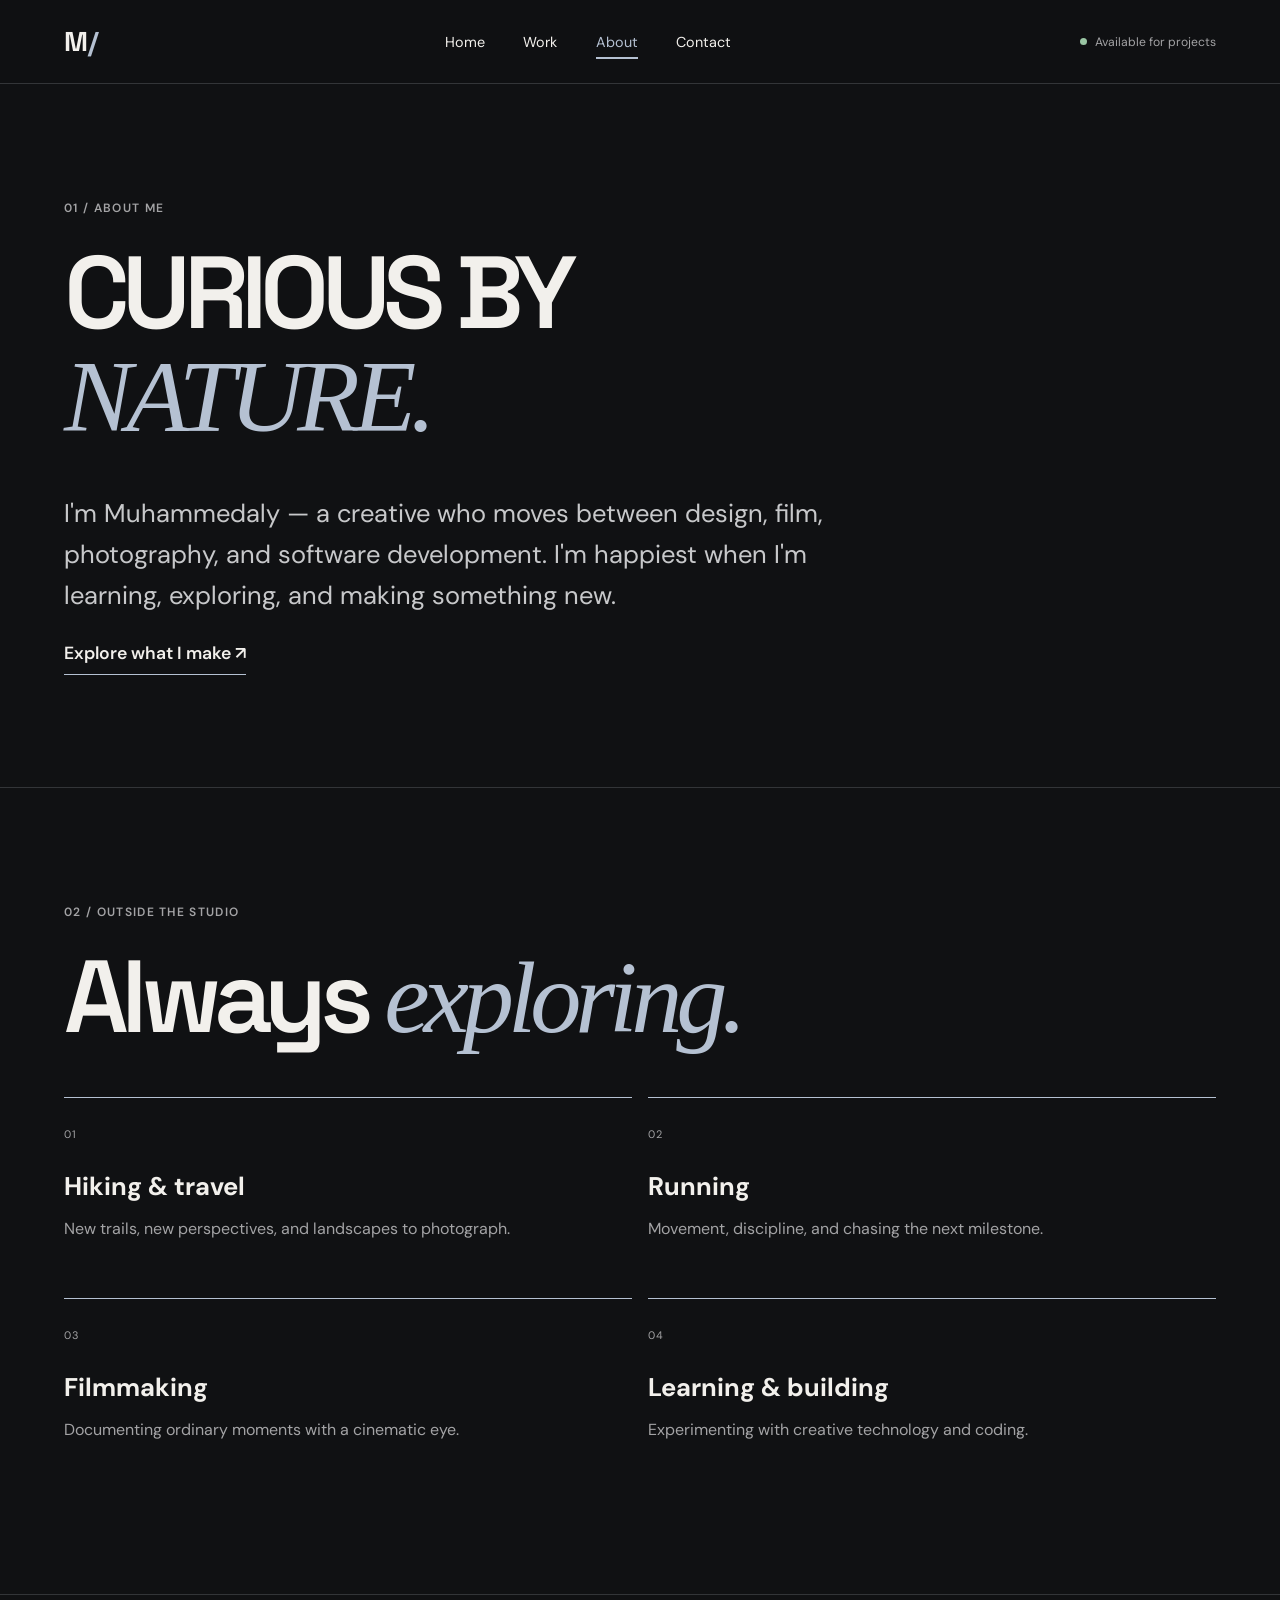
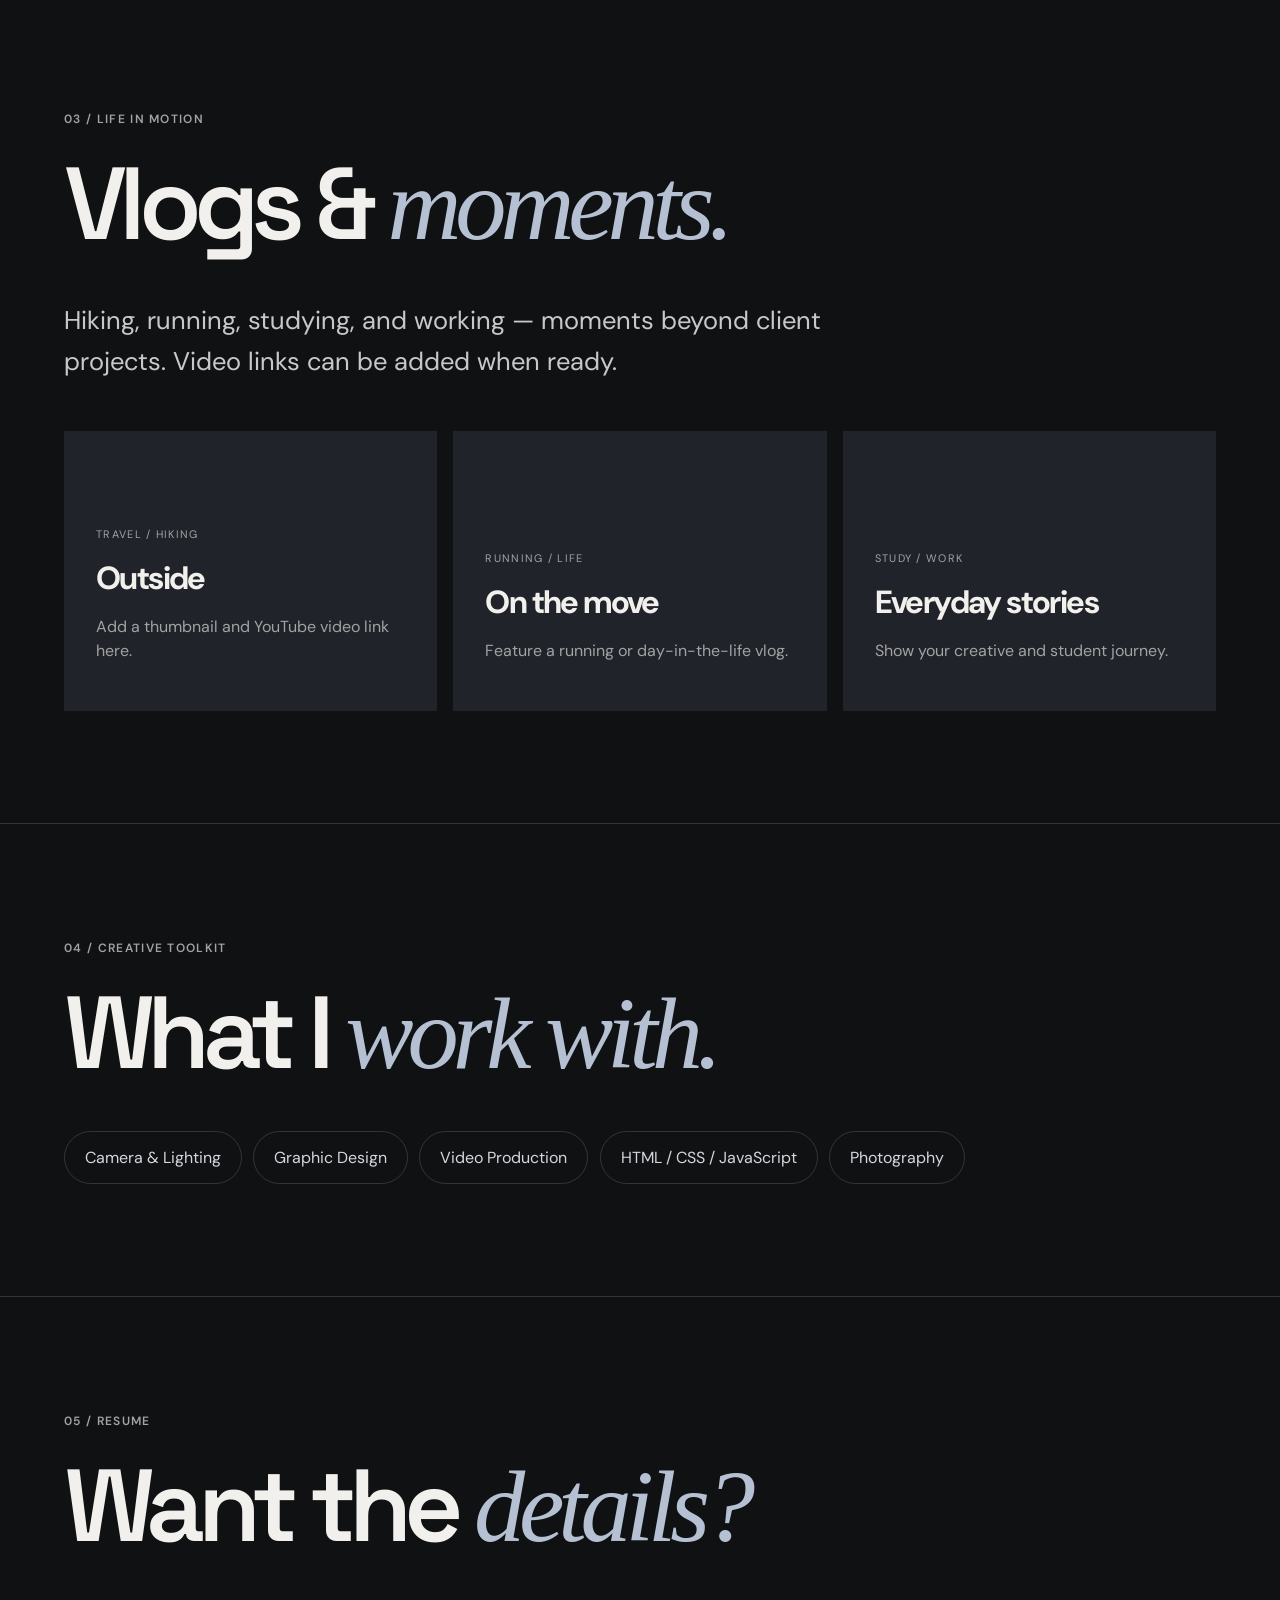
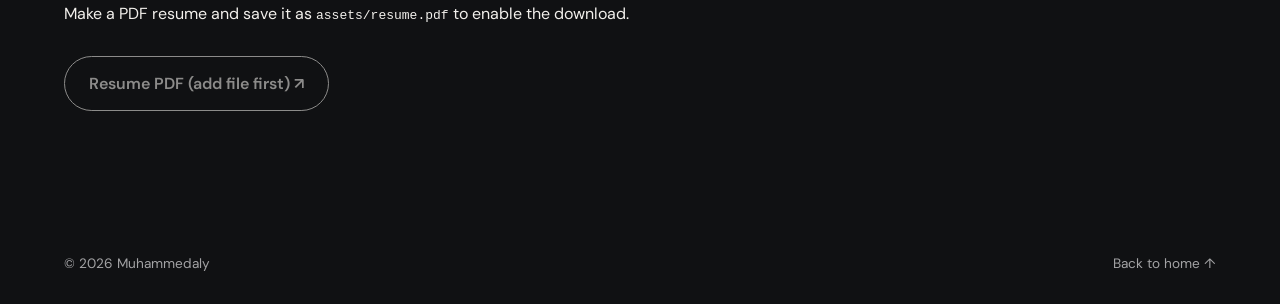
<file: muhammedaly-portfolio-v9-svg-map/about.html>
<!DOCTYPE html>

<html lang="en">
<head>
<meta charset="utf-8"/>
<meta content="width=device-width, initial-scale=1" name="viewport"/>
<meta content="Muhammedaly — independent creative working across design, film, and code. About." name="description"/>
<title>About — Muhammedaly</title>
<link href="style.css" rel="stylesheet"/>
<script defer="" src="script.js"></script>
</head>
<body data-page="about">
<div aria-hidden="true" class="page-wipe"><span>MUHAMMEDALY /</span></div>
<a class="skip-link" href="#main">Skip to content</a>
<header class="site-header">
<a aria-label="Muhammedaly, homepage" class="logo" href="index.html">M<span class="logo-slash">/</span></a>
<nav aria-label="Main navigation">
<a data-page="home" href="index.html">Home</a>
<a data-page="work" href="work.html">Work</a>
<a data-page="about" href="about.html">About</a>
<a data-page="contact" href="contact.html">Contact</a>
</nav>
<span class="availability"><span class="availability-dot"></span> Available for projects</span>
</header>
<main id="main"><section class="section about-top"><span class="eyebrow reveal">01 / About me</span><h1 class="display-heading reveal">CURIOUS BY<br/><em>NATURE.</em></h1><p class="body-large reveal">I'm Muhammedaly — a creative who moves between design, film, photography, and software development. I'm happiest when I'm learning, exploring, and making something new.</p><a class="text-cta reveal" href="work.html">Explore what I make ↗</a></section>
<section class="section about-interests"><span class="eyebrow reveal">02 / Outside the studio</span><h2 class="display-heading reveal">Always <em>exploring.</em></h2><div class="interest-grid"><article class="reveal"><span>01</span><h3>Hiking &amp; travel</h3><p>New trails, new perspectives, and landscapes to photograph.</p></article><article class="reveal"><span>02</span><h3>Running</h3><p>Movement, discipline, and chasing the next milestone.</p></article><article class="reveal"><span>03</span><h3>Filmmaking</h3><p>Documenting ordinary moments with a cinematic eye.</p></article><article class="reveal"><span>04</span><h3>Learning &amp; building</h3><p>Experimenting with creative technology and coding.</p></article></div></section>
<section class="section about-vlogs"><span class="eyebrow reveal">03 / Life in motion</span><h2 class="display-heading reveal">Vlogs &amp; <em>moments.</em></h2><p class="body-large reveal">Hiking, running, studying, and working — moments beyond client projects. Video links can be added when ready.</p><div class="vlog-grid"><article class="vlog-card reveal"><span>TRAVEL / HIKING</span><h3>Outside</h3><p>Add a thumbnail and YouTube video link here.</p></article><article class="vlog-card reveal"><span>RUNNING / LIFE</span><h3>On the move</h3><p>Feature a running or day-in-the-life vlog.</p></article><article class="vlog-card reveal"><span>STUDY / WORK</span><h3>Everyday stories</h3><p>Show your creative and student journey.</p></article></div></section>
<section class="section about-skills"><span class="eyebrow reveal">04 / Creative toolkit</span><h2 class="display-heading reveal">What I <em>work with.</em></h2><div class="skill-list reveal"><span>Camera &amp; Lighting</span><span>Graphic Design</span><span>Video Production</span><span>HTML / CSS / JavaScript</span><span>Photography</span></div></section><section class="section resume-section reveal"><span class="eyebrow">05 / Resume</span><h2 class="display-heading">Want the <em>details?</em></h2><p>Make a PDF resume and save it as <code>assets/resume.pdf</code> to enable the download.</p><a aria-disabled="true" class="pill-cta" data-resume-link="" href="assets/resume.pdf">Resume PDF (add file first) ↗</a></section></main>
<footer class="site-footer"><span>© <span id="year"></span> Muhammedaly</span><a href="index.html">Back to home ↑</a></footer>
</body>
</html>
</file>
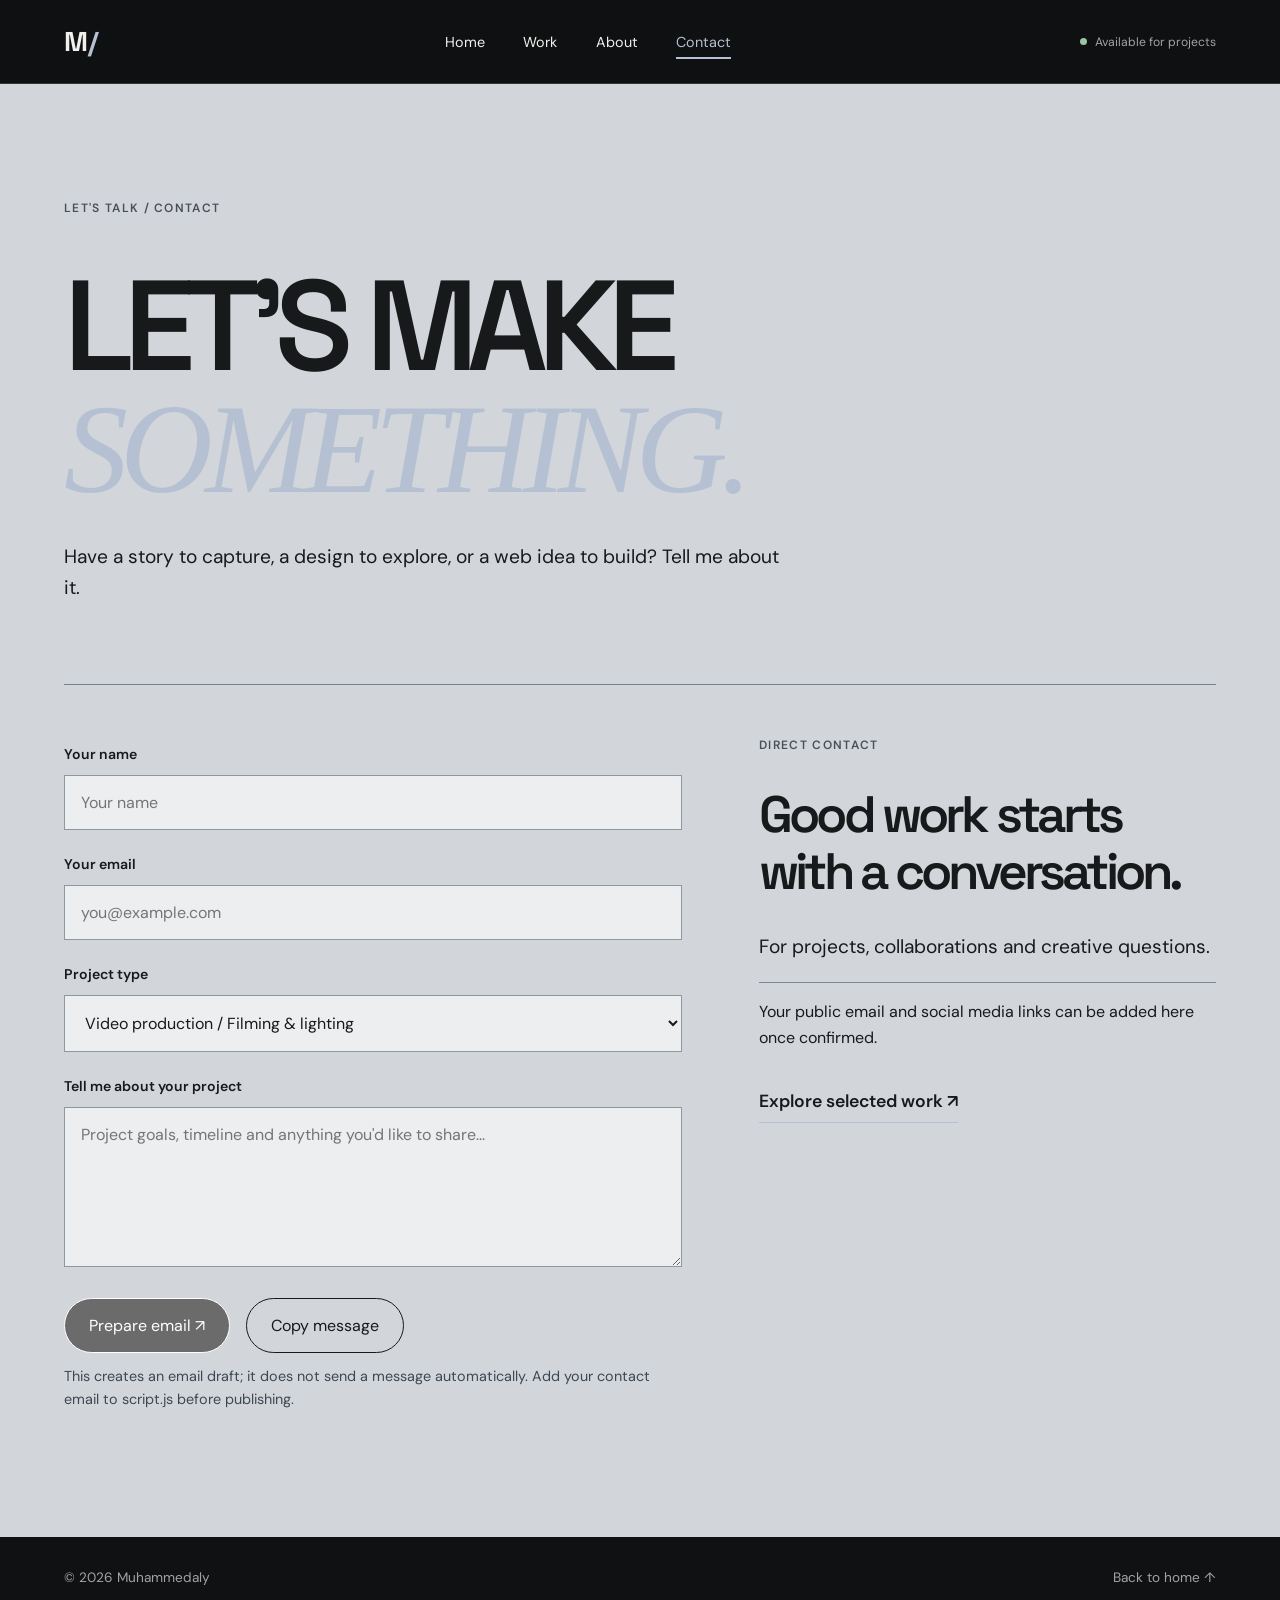
<file: muhammedaly-portfolio-v9-svg-map/contact.html>
<!doctype html>
<html lang="en">
<head>
  <meta charset="UTF-8" />
  <meta name="viewport" content="width=device-width, initial-scale=1" />
  <meta name="description" content="Muhammedaly — independent creative working across design, film, and code. Contact." />
  <title>Contact — Muhammedaly</title>
  <link rel="stylesheet" href="style.css" />
  <script src="script.js" defer></script>
</head>
<body data-page="contact">
  <div class="page-wipe" aria-hidden="true"><span>MUHAMMEDALY /</span></div>
  <a class="skip-link" href="#main">Skip to content</a>
  <header class="site-header">
    <a href="index.html" class="logo" aria-label="Muhammedaly, homepage">M<span class="logo-slash">/</span></a>
    <nav aria-label="Main navigation">
      <a href="index.html" data-page="home">Home</a>
      <a href="work.html" data-page="work">Work</a>
      <a href="about.html" data-page="about">About</a>
      <a href="contact.html" data-page="contact">Contact</a>
    </nav>
    <span class="availability"><span class="availability-dot"></span> Available for projects</span>
  </header>
  <main id="main"><section class="section contact contact-v8" aria-labelledby="contact-title"><span class="eyebrow reveal">LET'S TALK / CONTACT</span><h1 id="contact-title" class="reveal">LET'S MAKE<br><em>SOMETHING.</em></h1><p class="reveal">Have a story to capture, a design to explore, or a web idea to build? Tell me about it.</p><div class="contact-columns"><form id="contact-form" class="inquiry-form reveal"><label for="contact-name">Your name</label><input required id="contact-name" name="name" autocomplete="name" placeholder="Your name"><label for="contact-email">Your email</label><input required id="contact-email" name="email" type="email" autocomplete="email" placeholder="you@example.com"><label for="contact-service">Project type</label><select id="contact-service" name="service"><option>Video production / Filming & lighting</option><option>Graphic design</option><option>Web development</option><option>Other collaboration</option></select><label for="contact-message">Tell me about your project</label><textarea required id="contact-message" name="message" rows="6" placeholder="Project goals, timeline and anything you'd like to share..."></textarea><div class="form-buttons"><button type="submit" class="pill-cta">Prepare email ↗</button><button type="button" class="outline-button" id="copy-inquiry">Copy message</button></div><p id="form-feedback" class="form-feedback" role="status">This creates an email draft; it does not send a message automatically. Add your contact email to script.js before publishing.</p></form><aside class="contact-side reveal"><span class="eyebrow">DIRECT CONTACT</span><h2>Good work starts with a conversation.</h2><p>For projects, collaborations and creative questions.</p><p class="contact-setup">Your public email and social media links can be added here once confirmed.</p><a class="text-cta" href="work.html">Explore selected work ↗</a></aside></div></section></main>
  <footer class="site-footer"><span>© <span id="year"></span> Muhammedaly</span><a href="index.html">Back to home ↑</a></footer>
</body>
</html>
</file>
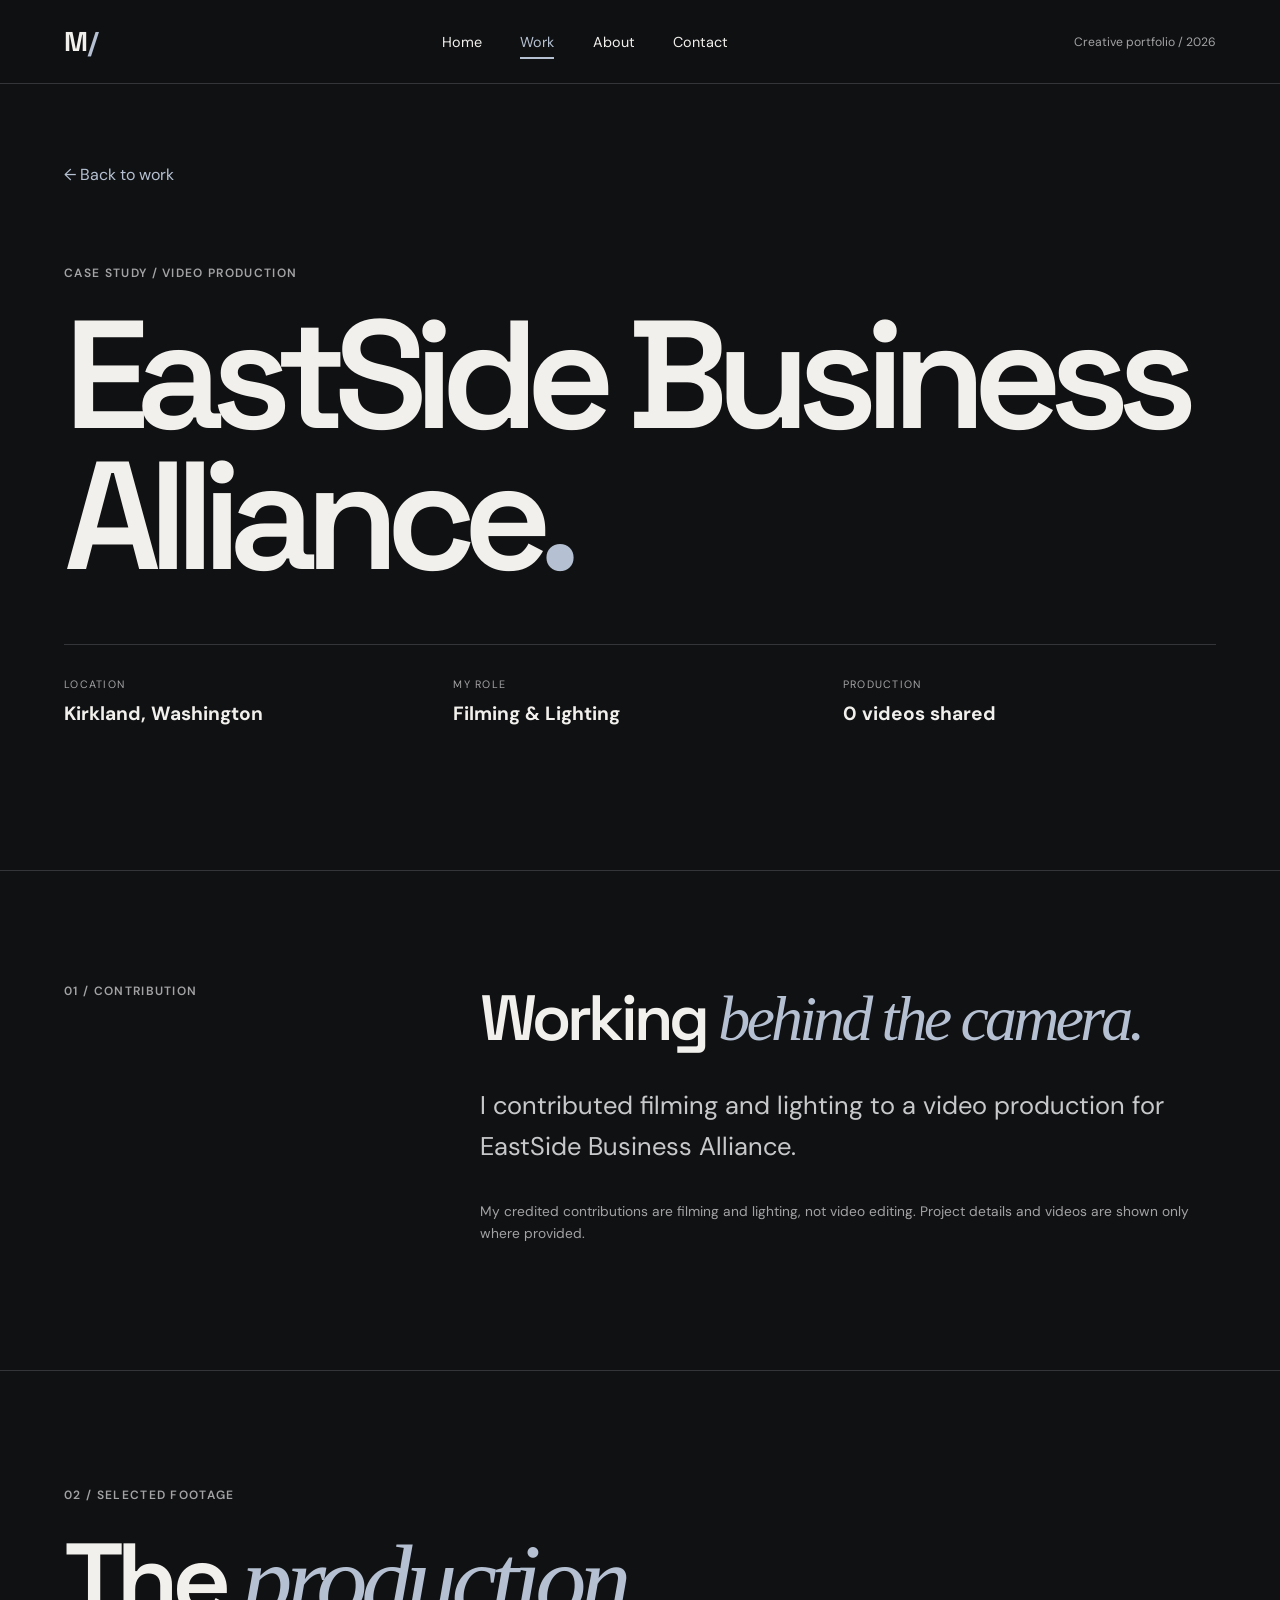
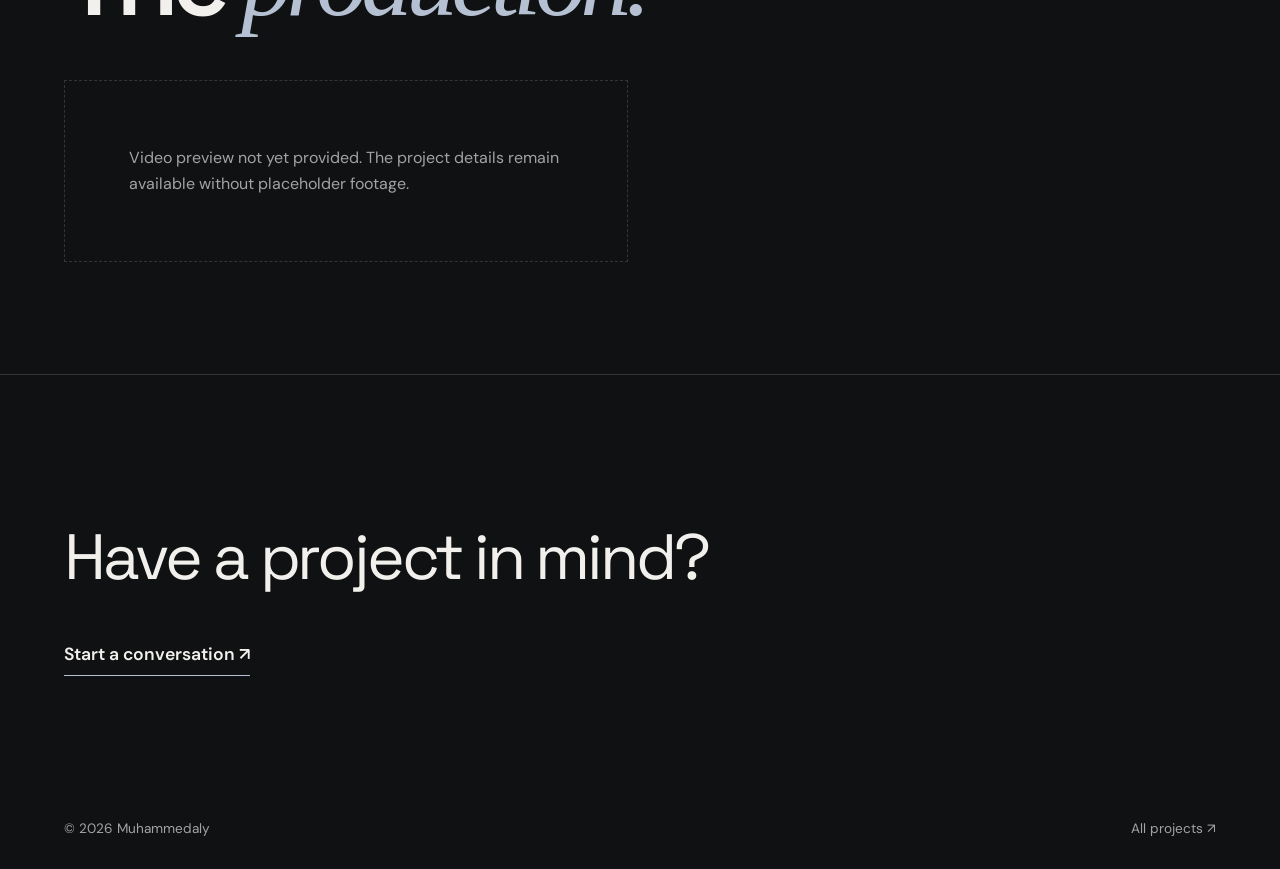
<file: muhammedaly-portfolio-v9-svg-map/eastside-business-alliance.html>
<!doctype html><html lang="en"><head><meta charset="utf-8"><meta name="viewport" content="width=device-width,initial-scale=1"><meta name="description" content="Camera and lighting work for EastSide Business Alliance in Kirkland, Washington."><title>EastSide Business Alliance — Muhammedaly</title><link rel="stylesheet" href="style.css"><script defer src="script.js"></script></head><body data-page="work"><div aria-hidden="true" class="page-wipe"><span>MUHAMMEDALY /</span></div><a class="skip-link" href="#main">Skip to content</a><header class="site-header"><a class="logo" href="index.html" aria-label="Muhammedaly, Home">M<span class="logo-slash">/</span></a><nav aria-label="Main navigation"><a href="index.html" data-page="home">Home</a><a href="work.html" data-page="work">Work</a><a href="about.html" data-page="about">About</a><a href="contact.html" data-page="contact">Contact</a></nav><span class="availability">Creative portfolio / 2026</span></header><main id="main"><section class="section case-hero"><a class="case-back" href="work.html#video">← Back to work</a><span class="eyebrow reveal">CASE STUDY / VIDEO PRODUCTION</span><h1 class="case-title reveal">EastSide Business Alliance<span>.</span></h1><div class="case-details reveal"><div><span>LOCATION</span><strong>Kirkland, Washington</strong></div><div><span>MY ROLE</span><strong>Filming &amp; Lighting</strong></div><div><span>PRODUCTION</span><strong>0 videos shared</strong></div></div></section><section class="section case-description"><span class="eyebrow reveal">01 / Contribution</span><div class="reveal"><h2 class="case-statement">Working <em>behind the camera.</em></h2><p class="body-large">I contributed filming and lighting to a video production for EastSide Business Alliance.</p><p class="case-note">My credited contributions are filming and lighting, not video editing. Project details and videos are shown only where provided.</p></div></section><section class="section case-gallery"><span class="eyebrow reveal">02 / Selected footage</span><h2 class="display-heading reveal">The <em>production.</em></h2><div class="case-videos"><div class="case-video-pending">Video preview not yet provided. The project details remain available without placeholder footage.</div></div></section><section class="section statement reveal"><p>Have a project in mind?</p><a class="text-cta" href="contact.html">Start a conversation ↗</a></section></main><footer class="site-footer"><span>© <span id="year"></span> Muhammedaly</span><a href="work.html">All projects ↗</a></footer></body></html>
</file>
<file: muhammedaly-portfolio-v9-svg-map/style.css>
@import url('https://fonts.googleapis.com/css2?family=DM+Sans:wght@400;500;600;700&family=Space+Grotesk:wght@400;500;600;700&display=swap');
:root { color-scheme: dark; --bg: #101113; --fg: #f2f0ec; --muted:#a3a3a5; --line: #333538; --accent: #b5c1d2; }
* { box-sizing:border-box; }
html { scroll-behavior:smooth; scroll-padding-top:5rem; }
body { margin:0; background:var(--bg); color:var(--fg); font-family:'DM Sans',system-ui,sans-serif; }
a { color:inherit; text-decoration:none; }
a:focus-visible { outline:2px solid var(--accent); outline-offset:6px; }
.skip-link { position:absolute; z-index:20; top:-100px; left:1rem; padding:1rem; background:white; color:black; }
.skip-link:focus { top:1rem; }
.site-header { position:relative; z-index:5; display:flex; align-items:center; justify-content:space-between; gap:1rem; padding:1.5rem 5vw; border-bottom:1px solid var(--line); }
.logo { font-family:'Space Grotesk',sans-serif; font-size:1.7rem; font-weight:700; letter-spacing:-.1em; }
.logo-slash { color:var(--accent); margin-left:.14rem; }
nav { display:flex; gap:clamp(.7rem,3vw,3rem); font-size:.9rem; }
nav a, .site-footer a { transition:color .25s ease; }
nav a:hover, .site-footer a:hover { color:var(--accent); }
.availability { color:var(--muted); font-size:.76rem; display:flex; align-items:center; gap:.5rem; }
.availability-dot { display:inline-block; width:.45rem; height:.45rem; border-radius:50%; background:#9ac6a4; }
.section { padding:7rem 5vw; }
.hero { min-height:min(850px,90svh); display:flex; flex-direction:column; justify-content:center; padding-top:6rem; padding-bottom:2rem; }
.hero-intro { display:flex; justify-content:space-between; flex-wrap:wrap; gap:1rem; }
.eyebrow { font-size:.75rem; font-weight:600; letter-spacing:.11em; text-transform:uppercase; color:var(--muted); }
h1,h2,h3,p { margin-top:0; }
h1,h2 { font-family:'Space Grotesk',sans-serif; font-weight:600; letter-spacing:-.075em; }
h1 em,h2 em { font-family:Georgia,serif; font-weight:400; letter-spacing:-.06em; color:var(--accent); }
.hero-title { font-size:clamp(3.7rem,11vw,11.5rem); line-height:.95; margin:clamp(3rem,9vh,7rem) 0; }
.hero-bottom { display:flex; justify-content:space-between; align-items:end; gap:1rem; }
.hero-bottom p { color:#d3d2d0; max-width:23rem; font-size:clamp(1.1rem,2vw,1.4rem); line-height:1.45; }
.circle-link { border:1px solid #73767b; border-radius:50%; display:grid; place-items:center; width:4.5rem; height:4.5rem; font-size:2rem; transition:background .25s,color .25s,transform .25s; }
.circle-link:hover { background:var(--fg); color:var(--bg); transform:rotate(45deg); }
.hero-rule { border-bottom:1px solid var(--line); margin-top:3.5rem; }
.section-heading { display:flex; justify-content:space-between; align-items:end; gap:2rem; flex-wrap:wrap; margin-bottom:3rem; }
.section-heading h2, .about h2 { font-size:clamp(3.3rem,7vw,7rem); line-height:1; margin:0; }
.section-heading p { max-width:12rem; color:var(--muted); font-size:.9rem; }
.project-grid { display:grid; grid-template-columns:repeat(2,minmax(0,1fr)); gap:3rem 1.5rem; }
.project-card { min-width:0; display:block; }
.project-visual { height:clamp(250px,35vw,520px); display:flex; flex-direction:column; justify-content:space-between; overflow:hidden; padding:2rem; transition:filter .35s; }
.project-card:hover .project-visual { filter:brightness(1.18); }
.project-visual strong { font-family:'Space Grotesk',sans-serif; font-size:clamp(2.2rem,5.2vw,5.5rem); font-weight:700; line-height:.94; letter-spacing:-.07em; transition:transform .4s cubic-bezier(.2,.8,.2,1); }
.project-card:hover strong { transform:translateY(-8px); }
.project-visual span { font-size:.75rem; }
.visual-one { background:#d5d6d2; color:#202227; }
.visual-two { background:linear-gradient(135deg,#202a3a,#717c88 90%); color:white; }
.visual-three { background:#26252e; color:#c3d1e0; }
.visual-four { background:linear-gradient(150deg,#62594f,#201f1c); color:#f1e9dc; }
.project-meta { display:flex; justify-content:space-between; gap:.5rem; align-items:baseline; padding-top:1.1rem; }
.project-meta h3 { font-size:1rem; font-weight:600; margin:0; }
.project-meta span { color:var(--muted); font-size:.8rem; }
.about { border-top:1px solid var(--line); display:grid; grid-template-columns:1fr 2fr; gap:2rem; }
.about p { color:#c7c8c8; font-size:clamp(1.1rem,1.8vw,1.65rem); max-width:42rem; line-height:1.6; margin:3rem 0 0; }
.contact { background:#d2d6db; color:#17191b; }
.contact .eyebrow { color:#4a5058; }
.contact h2 { font-size:clamp(3.8rem,11vw,11rem); line-height:.94; margin:4rem 0 3rem; }
.contact h2 em { color:#636f80; }
.contact p { font-size:1.2rem; }
.contact-link { display:inline-block; border-bottom:1px solid currentColor; padding-bottom:.6rem; font-size:1.2rem; }
.site-footer { display:flex; justify-content:space-between; padding:2rem 5vw; color:var(--muted); font-size:.85rem; }
.reveal { opacity:0; transform:translateY(28px); transition:opacity .8s ease,transform .8s cubic-bezier(.2,.75,.2,1); }
.reveal.is-visible { opacity:1; transform:none; }
@media(max-width:750px) { .site-header { padding:1.2rem 5vw; } .availability { display:none; } .section { padding:5rem 5vw; } .hero { min-height:80svh; padding-top:4rem; } .hero-title { font-size:clamp(3.6rem,12vw,6rem); } .project-grid { grid-template-columns:1fr; gap:2.3rem; } .project-visual { height:65vw; min-height:280px; } .project-visual strong { font-size:clamp(3rem,10vw,5rem); } .about { grid-template-columns:1fr; } .section-heading { align-items:start; } }
@media(prefers-reduced-motion:reduce) { html { scroll-behavior:auto; } *,*::before,*::after { animation-duration:.01ms!important; transition-duration:.01ms!important; } .reveal { opacity:1; transform:none; } }

/* ─── CINEMATIC OPENING ───────────────────────────────────────── */
body.intro-active { overflow:hidden; }
.intro { position:fixed; inset:0; z-index:1000; background:#08090b; color:#f5f3ef; display:flex; flex-direction:column; justify-content:space-between; padding:clamp(1.25rem,3vw,3rem); overflow:hidden; transition:transform 1.05s cubic-bezier(.76,0,.24,1),visibility 1.05s; }
.intro.is-exiting { transform:translateY(-105%); visibility:hidden; }
.intro-top,.intro-bottom { display:flex; align-items:center; justify-content:space-between; gap:1.5rem; font-size:.7rem; letter-spacing:.13em; font-weight:600; }
.intro-top span:last-child { color:#8d9199; }
.intro-center { text-align:center; display:flex; flex-direction:column; align-items:center; gap:1.35rem; }
.intro-kicker,.intro-subtitle { margin:0; color:#aeb4bd; letter-spacing:.25em; font-size:clamp(.65rem,1vw,.9rem); }
.intro-name { font-family:'Space Grotesk',sans-serif; font-size:clamp(2.4rem,8.4vw,9rem); font-weight:700; line-height:1; letter-spacing:-.085em; animation:intro-name-in 1.1s cubic-bezier(.16,1,.3,1) both; overflow-wrap:anywhere; }
.intro-dot { color:var(--accent); }
.intro-subtitle span { color:var(--accent); }
.intro-bottom { width:100%; }
.intro-progress { display:flex; align-items:center; gap:1rem; width:min(440px,70%); font-variant-numeric:tabular-nums; }
.intro-progress-track { flex:1; height:2px; background:#363941; }
.intro-progress-fill { height:100%; background:var(--accent); width:0%; transition:width .08s linear; }
#intro-percent { min-width:3rem; text-align:right; }
.intro-skip { border:0; background:none; color:#f5f3ef; font:inherit; font-size:.7rem; letter-spacing:.1em; cursor:pointer; padding:.75rem; }
.intro-skip:hover,.intro-skip:focus-visible { color:var(--accent); }
@keyframes intro-name-in { from { opacity:0; transform:translateY(40px); } to { opacity:1; transform:translateY(0); } }
/* Sticky navigation and obvious active section */
.site-header { position:sticky; top:0; background:rgba(16,17,19,.90); backdrop-filter:blur(18px); -webkit-backdrop-filter:blur(18px); }
nav a { position:relative; padding:.4rem 0; }
nav a[aria-current="location"] { color:var(--accent); }
nav a[aria-current="location"]::after { content:""; position:absolute; left:0; right:0; bottom:0; height:1px; background:var(--accent); }
@media(max-width:480px) { .intro-bottom { gap:.5rem; } .intro-progress { width:58%; } .intro-skip { font-size:.6rem; } nav { gap:.65rem; font-size:.8rem; } }
@media(prefers-reduced-motion:reduce) { .intro-name { animation:none; } .intro { transition:none; } .intro.is-exiting { display:none; } }

/* ─── V3 / Four real pages with cinematic page transitions ────── */
nav a[aria-current="page"] { color:var(--accent); }
nav a[aria-current="page"]::after { content:""; position:absolute; left:0; right:0; bottom:0; height:1px; background:var(--accent); }
.page-wipe { position:fixed; z-index:950; inset:0; background:#c4cfdb; color:#131619; display:grid; place-items:center; transform:translateY(101%); pointer-events:none; visibility:hidden; transition:transform .62s cubic-bezier(.77,0,.23,1),visibility 0s linear .62s; }
.page-wipe span { font-family:'Space Grotesk',sans-serif; font-weight:700; font-size:clamp(1.5rem,5vw,5rem); letter-spacing:-.07em; }
body.page-leaving .page-wipe { visibility:visible; transform:translateY(0); transition:transform .62s cubic-bezier(.77,0,.23,1),visibility 0s; }
body.page-entering .page-wipe { visibility:visible; transform:translateY(0); transition:none; }
body.page-entering.page-entered .page-wipe { transform:translateY(-101%); transition:transform .68s cubic-bezier(.77,0,.23,1); }
body:not([data-page="home"]) main { min-height:65svh; }
body:not([data-page="home"]) .about,body:not([data-page="home"]) .work,body:not([data-page="home"]) .contact { min-height:65svh; }
.home-teaser { border-top:1px solid var(--line); }
.home-teaser h2 { font-size:clamp(2.6rem,7vw,7rem); max-width:1000px; line-height:1.05; margin:2rem 0 3rem; }
.statement { border-top:1px solid var(--line); }
.statement p { max-width:960px; font-family:'Space Grotesk',sans-serif; font-size:clamp(2.1rem,5vw,5.5rem); letter-spacing:-.05em; line-height:1.2; margin:2rem 0 3rem; }
.text-cta { display:inline-flex; border-bottom:1px solid var(--accent); padding-bottom:.6rem; font-weight:600; font-size:1.1rem; }
.text-cta:hover { color:var(--accent); }
.contact-note { font-size:.8rem!important; opacity:.7; margin-bottom:1rem; }
@media (max-width:480px) { .site-header { flex-wrap:wrap; } .site-header nav { order:3; width:100%; justify-content:space-between; } .intro-name { font-size:clamp(2rem,9vw,4rem); } }
@media (prefers-reduced-motion:reduce) { .page-wipe { display:none; } }

/* V4 · Homepage storytelling, location map, and expanded pages */
.display-heading {font-size:clamp(3.4rem,8vw,9rem);line-height:1.01;margin:1.5rem 0 2.8rem}
.body-large{max-width:790px;font-size:clamp(1.18rem,2vw,1.7rem);line-height:1.6;color:#c7c8ca}
.split-section{display:grid;grid-template-columns:1fr 2fr;gap:3rem;border-top:1px solid var(--line)}
.split-section .display-heading{margin-top:0}
.services-section,.process-section,.map-section,.work-category,.about-interests,.about-vlogs,.resume-section{border-top:1px solid var(--line)}
.service-rows{border-top:1px solid var(--line)}.service-row{display:grid;grid-template-columns:55px 1.15fr 1fr 25px;align-items:center;gap:2rem;border-bottom:1px solid var(--line);padding:2rem .25rem}.service-row h3{font-size:clamp(1.5rem,3vw,3.1rem);letter-spacing:-.045em;margin:0}.service-row p{color:var(--muted);margin:0;line-height:1.6}.service-row>span{color:var(--accent)}
.process-grid,.interest-grid{display:grid;grid-template-columns:repeat(4,1fr);gap:1rem;margin-top:3rem}.process-grid article,.interest-grid article{border-top:1px solid var(--accent);padding:1.5rem 0}.process-grid article>span,.interest-grid article>span,.vlog-card>span{font-size:.68rem;letter-spacing:.12em;color:var(--muted)}.process-grid h3,.interest-grid h3{font-size:clamp(1.4rem,2vw,2rem);margin:1.7rem 0 .8rem}.process-grid p,.interest-grid p{color:var(--muted);line-height:1.6}
.location-layout{display:grid;grid-template-columns:minmax(0,1.15fr) minmax(280px,.85fr);gap:1.5rem;align-items:stretch}.location-map{position:relative;align-self:center;background:#000;aspect-ratio:852 / 555}.location-map img{width:100%;height:100%;object-fit:cover;display:block}.map-hit{position:absolute;left:var(--x);top:var(--y);transform:translate(-50%,-50%);width:32px;height:32px;border:1px solid transparent;border-radius:50%;background:transparent;cursor:pointer;transition:box-shadow .25s,background .25s}.map-hit:hover,.map-hit:focus-visible,.map-hit.active{background:rgba(242,107,34,.18);border-color:#f57935;box-shadow:0 0 0 7px rgba(242,107,34,.08);outline:none}.sr-only{position:absolute;width:1px;height:1px;padding:0;margin:-1px;overflow:hidden;clip:rect(0,0,0,0);white-space:nowrap;border:0}.location-preview{min-height:370px;background:#1d2025;border:1px solid #34383e;padding:clamp(1.5rem,3vw,3rem);display:flex;flex-direction:column;justify-content:space-between}.location-preview h3{font-size:clamp(2.4rem,4vw,4.7rem);line-height:1;letter-spacing:-.06em;margin:1rem 0 1.5rem}.location-preview p{max-width:32rem;color:#b9bdc5;line-height:1.6}.location-preview .text-cta{margin-top:1rem}.preview-caption,.map-disclaimer{font-size:.75rem;color:var(--muted)}.map-disclaimer{margin-top:1.5rem}
.home-cta{background:#d1d8e1;color:#15171b}.home-cta .eyebrow{color:#4c5560}.home-cta h2{font-size:clamp(4rem,12vw,13rem);line-height:.96;margin:4rem 0}.home-cta h2 em{color:#5e7189}.pill-cta{display:inline-flex;align-items:center;gap:3rem;border:1px solid currentColor;border-radius:100px;padding:1rem 1.5rem;font-weight:600;transition:background .25s,color .25s}.pill-cta:hover{background:#15171b;color:#fff}.pill-cta span{font-size:1.3rem}
.work-top,.about-top{min-height:65svh}.category-links{display:flex;flex-wrap:wrap;gap:1rem;margin-top:3rem}.category-links a{padding:.9rem 1.35rem;border:1px solid var(--line);border-radius:100px}.category-links a:hover{border-color:var(--accent);color:var(--accent)}.work-category{scroll-margin-top:5rem}.work-placeholder{margin-top:3rem;min-height:300px;border:1px solid var(--line);padding:clamp(2rem,5vw,5rem);background:linear-gradient(135deg,#22262d,#111317)}.work-placeholder>span{font-size:.75rem;color:var(--accent)}.work-placeholder h3{font-size:clamp(2rem,4vw,4rem);letter-spacing:-.05em;margin:3rem 0 1rem}.work-placeholder p{max-width:500px;color:var(--muted);line-height:1.6}.interest-grid{grid-template-columns:repeat(2,1fr)}.vlog-grid{display:grid;grid-template-columns:repeat(3,1fr);gap:1rem;margin-top:3rem}.vlog-card{min-height:280px;background:#202329;padding:2rem;display:flex;flex-direction:column;justify-content:flex-end}.vlog-card h3{font-size:2rem;letter-spacing:-.05em;margin:1rem 0}.vlog-card p{color:var(--muted);line-height:1.5}.resume-section .pill-cta{margin-top:1rem}.resume-section .pill-cta[aria-disabled="true"]{opacity:.55;cursor:not-allowed}
@media(max-width:950px){.location-layout{grid-template-columns:1fr}.location-preview{min-height:290px}.process-grid{grid-template-columns:repeat(2,1fr)}.service-row{grid-template-columns:35px 1fr 1fr 20px;gap:1rem}}
@media(max-width:650px){.split-section{grid-template-columns:1fr;gap:1.5rem}.service-row{grid-template-columns:30px 1fr 20px}.service-row p{grid-column:2;grid-row:2}.service-row>span:last-child{grid-column:3;grid-row:1}.process-grid,.interest-grid,.vlog-grid{grid-template-columns:1fr}.location-preview{min-height:320px}.map-hit{width:26px;height:26px}}

/* V5: visible interactive city markers over the clean USA map */
.location-map .map-hit {background:transparent;border-color:transparent;z-index:1}
.location-map .map-hit::after {content:"";position:absolute;left:50%;top:50%;transform:translate(-50%,-50%);width:10px;height:10px;background:#f16f2c;border-radius:50%;box-shadow:0 0 0 7px rgba(241,111,44,.18);transition:box-shadow .25s,transform .25s}
.location-map .map-hit:hover::after,.location-map .map-hit:focus-visible::after,.location-map .map-hit.active::after {box-shadow:0 0 0 11px rgba(241,111,44,.24),0 0 20px rgba(241,111,44,.55);transform:translate(-50%,-50%) scale(1.15)}
.location-map .map-hit:focus-visible {outline:2px solid #fff;outline-offset:4px}
.location-companies {display:grid;gap:.55rem;margin:1.5rem 0}
.location-company {padding:.9rem 1rem;border:1px solid #4b515b;background:#24282f;color:#f1f1f1;font-weight:600;letter-spacing:-.01em}

/* V6 — video portfolio gallery */
.video-company{margin:3.75rem 0 0;scroll-margin-top:7rem}
.video-company-heading{display:flex;justify-content:space-between;gap:1rem;align-items:baseline;flex-wrap:wrap;margin-bottom:1.1rem}
.video-company-heading h3{font-size:clamp(1.65rem,3vw,2.8rem);letter-spacing:-.05em;margin:0}
.video-company-heading p{color:var(--muted);margin:0}
.video-gallery{display:grid;grid-template-columns:repeat(auto-fit,minmax(min(100%,300px),1fr));gap:1.2rem}
.video-card{background:#181a1e;border:1px solid var(--line);overflow:hidden}
.video-embed{position:relative;aspect-ratio:16 / 9;background:#08090a}
.video-embed iframe,.video-play,.video-play img{display:block;width:100%;height:100%;border:0}
.video-play{position:relative;padding:0;border:0;cursor:pointer;background:#000}
.video-play img{object-fit:cover;opacity:.76;transition:opacity .25s,transform .35s}
.video-play:hover img{opacity:1;transform:scale(1.025)}
.play-symbol{position:absolute;top:50%;left:50%;transform:translate(-50%,-50%);width:4.2rem;height:4.2rem;border-radius:50%;display:grid;place-items:center;background:rgba(255,255,255,.9);color:#111;font-size:1.4rem;padding-left:.15rem}
.video-play:focus-visible{outline:3px solid var(--accent);outline-offset:-4px}
.video-meta{display:flex;justify-content:space-between;gap:1rem;align-items:center;padding:1.1rem;flex-wrap:wrap;font-size:.86rem}
.video-meta span{color:var(--muted)}
.video-meta a{color:var(--accent)}
.video-coming{border:1px dashed #4b515b;padding:2rem;background:#181a1e}
.video-coming span{color:var(--accent);font-size:.75rem;letter-spacing:.08em}
.video-coming p{color:var(--muted)}
.location-company a{display:block;color:inherit;text-decoration:none}
.location-company a:hover,.location-company a:focus-visible{color:var(--accent)}
@media(max-width:650px){.video-company-heading{display:block}.video-company-heading p{margin-top:.5rem}}

/* V7: Editorial project showcases and individual case studies */
.showcase-card{display:grid;grid-template-columns:1.16fr .84fr;gap:clamp(1.5rem,4vw,4rem);align-items:center;padding:clamp(2rem,5vw,4.5rem) 0;border-top:1px solid var(--line);scroll-margin-top:7rem}
.showcase-card:first-of-type{margin-top:3rem}.showcase-poster{display:block;position:relative;aspect-ratio:16/10;overflow:hidden;background:radial-gradient(circle at 50% 35%,#323c48,#0d1015 75%)}
.showcase-poster img{width:100%;height:100%;object-fit:cover;filter:grayscale(55%);opacity:.85;transition:transform .9s cubic-bezier(.2,.8,.2,1),filter .6s,opacity .6s}
.showcase-poster:hover img,.showcase-poster:focus-visible img{transform:scale(1.075);filter:grayscale(0%);opacity:1}
.showcase-open{position:absolute;right:1rem;bottom:1rem;background:#d1d8e1;color:#111;padding:.8rem 1.1rem;font-size:.7rem;font-weight:700;letter-spacing:.08em;transition:transform .3s}.showcase-poster:hover .showcase-open{transform:translateY(-5px)}
.showcase-media-pending{position:absolute;inset:0;display:grid;place-items:center;color:#acb5c1;font-size:.76rem;letter-spacing:.13em;text-align:center;padding:1rem}
.showcase-information h3{font-size:clamp(2.3rem,5vw,5.7rem);letter-spacing:-.07em;line-height:1.02;margin:1.3rem 0}.showcase-information h3 span{color:var(--accent);font-size:.6em;vertical-align:top}.showcase-information p{color:var(--muted);margin:0 0 2rem;line-height:1.6}
.case-hero{min-height:66svh;display:flex;flex-direction:column;justify-content:flex-end;padding-top:5rem}.case-back{align-self:flex-start;color:var(--accent);margin-bottom:5rem}.case-title{font-size:clamp(4rem,12vw,13rem);line-height:.92;overflow-wrap:anywhere;letter-spacing:-.085em;margin:1.5rem 0 3.5rem}.case-title span{color:var(--accent)}.case-details{display:grid;grid-template-columns:repeat(3,1fr);gap:1rem;padding:2rem 0;border-top:1px solid var(--line)}.case-details div{display:flex;flex-direction:column;gap:.65rem}.case-details span{font-size:.67rem;letter-spacing:.12em;color:var(--muted)}.case-details strong{font-size:clamp(.95rem,1.5vw,1.2rem)}
.case-description{border-top:1px solid var(--line);display:grid;grid-template-columns:1fr 2fr;gap:3rem}.case-statement{font-size:clamp(2.2rem,5vw,5rem);line-height:1.1;letter-spacing:-.06em;margin:0 0 2rem}.case-statement em{color:var(--accent)}.case-note{color:var(--muted);font-size:.86rem;margin-top:2rem;line-height:1.6}.case-gallery{border-top:1px solid var(--line)}.case-videos{display:grid;grid-template-columns:repeat(2,minmax(0,1fr));gap:1.5rem;margin-top:3rem}.case-video{background:#1a1d21;border:1px solid var(--line)}.case-video:first-child:nth-last-child(odd){grid-column:span 2}.case-video-pending{padding:clamp(2rem,5vw,5rem);border:1px dashed var(--line);color:var(--muted);line-height:1.6}
@media(max-width:780px){.showcase-card{grid-template-columns:1fr}.case-description{grid-template-columns:1fr}.case-videos{grid-template-columns:1fr}.case-video:first-child:nth-last-child(odd){grid-column:span 1}}@media(max-width:500px){.case-details{grid-template-columns:1fr;gap:1.5rem}.case-back{margin-bottom:3rem}}@media(prefers-reduced-motion:reduce){.showcase-poster img,.showcase-open{transition:none}}

/* V8 — enhanced cinematic typography, readable map, responsive contact layout */
.hero-title.kinetic {translate:var(--shift-x,0px) var(--shift-y,0px);transition:translate .5s cubic-bezier(.22,.8,.25,1),opacity .8s,transform .8s}
.hero-word{display:inline-block;animation:heroRise 1.1s both cubic-bezier(.2,.8,.2,1)}
.hero-word:nth-of-type(2){animation-delay:.15s}
@keyframes heroRise {from{opacity:0;filter:blur(9px);transform:translateY(32px)}to{opacity:1;filter:blur(0);transform:translateY(0)}}
.site-header{position:sticky;top:0;background:rgba(16,17,19,.91);backdrop-filter:blur(18px);-webkit-backdrop-filter:blur(18px)}
.site-header nav a[aria-current="page"]{color:var(--accent);border-bottom:1px solid var(--accent);padding-bottom:4px}
.site-header nav a{min-height:34px;display:inline-flex;align-items:center}
.location-preview {transition:background .25s ease}
.location-company{transition:transform .25s,border-color .25s}
.location-company:hover{transform:translateX(5px);border-color:var(--accent)}
.location-map{min-width:0}
.location-map img{object-fit:contain}
.about-skills{border-top:1px solid var(--line)}
.skill-list{display:flex;flex-wrap:wrap;gap:.7rem;margin-top:2.5rem}
.skill-list span{border:1px solid var(--line);border-radius:100px;padding:.95rem 1.25rem;color:#d4d7dd}
.contact-v8{display:block;min-height:90vh}.contact-v8 h1{font-size:clamp(3.6rem,10vw,10rem);line-height:.95;letter-spacing:-.08em;margin:3rem 0 2rem}
.contact-v8>p{max-width:45rem;line-height:1.6}
.contact-columns{display:grid;grid-template-columns:minmax(0,1.15fr) minmax(260px,.85fr);gap:clamp(2rem,6vw,7rem);margin-top:5rem;border-top:1px solid #78828d;padding-top:3rem}
.inquiry-form{display:grid;gap:.75rem;max-width:680px}.inquiry-form label{font-weight:600;font-size:.88rem;margin-top:.8rem}.inquiry-form input,.inquiry-form select,.inquiry-form textarea{font:inherit;background:rgba(255,255,255,.6);color:#17191b;border:1px solid #8e98a3;border-radius:0;padding:1rem;width:100%;min-width:0}.inquiry-form :is(input,textarea,select):focus-visible{outline:3px solid #5e7189;outline-offset:2px}.inquiry-form select option{color:#111}
.form-buttons{display:flex;gap:1rem;flex-wrap:wrap;align-items:center;margin-top:1.2rem}.form-buttons button{font:inherit;cursor:pointer}.outline-button{background:transparent;border:1px solid currentColor;padding:1rem 1.5rem;border-radius:50px;color:inherit}.outline-button:hover{background:#17191b;color:white}.form-feedback{font-size:.9rem!important;color:#3d4752;line-height:1.6}
.contact-side h2{font-size:clamp(2rem,4vw,4rem);line-height:1.12;margin:2rem 0}.contact-side p{line-height:1.6}.contact-side .text-cta{display:inline-block;margin-top:1.5rem}.contact-setup{font-size:1rem!important;border-top:1px solid #7c8792;padding-top:1rem}
@media(max-width:900px){.contact-columns{grid-template-columns:1fr}.contact-side{max-width:38rem}}
@media(max-width:650px){.site-header{flex-wrap:wrap;justify-content:center;gap:.65rem 1.2rem;padding:.8rem 4vw}.site-header .logo{margin-right:auto}.site-header nav{gap:clamp(.7rem,3vw,1.5rem);font-size:.85rem}.section{padding:4.5rem 5vw}.hero-title{overflow-wrap:anywhere}.hero-intro span:last-child{display:none}.location-layout{gap:.75rem}.location-preview{min-height:280px}.site-footer{flex-wrap:wrap;gap:1.5rem}.case-title{overflow-wrap:anywhere}.contact-v8 h1{font-size:clamp(3.45rem,12.5vw,6rem)}}
@media(prefers-reduced-motion:reduce){.hero-word{animation:none}.hero-title.kinetic{translate:none}}

/* V9: native SVG map with precisely aligned accessible markers. */
.location-map{aspect-ratio:700 / 440;background:#08090a;isolation:isolate}
.location-map img{width:100%;height:100%;object-fit:fill}
.location-map .map-hit{width:30px;height:30px;z-index:2}
.location-map .map-hit::after{width:9px;height:9px;background:#ed6523;box-shadow:0 0 0 5px rgba(237,101,35,.22);animation:reachPulse 2.6s ease-out infinite}
.location-map .map-hit[data-location="kirkland"]::after{animation-delay:.5s}
.location-map .map-hit[data-location="san-francisco"]::after{animation-delay:1s}
.location-map .map-hit:hover::after,.location-map .map-hit:focus-visible::after,.location-map .map-hit.active::after{animation:none;box-shadow:0 0 0 10px rgba(237,101,35,.3),0 0 22px rgba(237,101,35,.65)}
@keyframes reachPulse {0%{box-shadow:0 0 0 2px rgba(237,101,35,.45)}75%,100%{box-shadow:0 0 0 15px rgba(237,101,35,0)}}
@media(prefers-reduced-motion:reduce){.location-map .map-hit::after{animation:none}}
</file>
